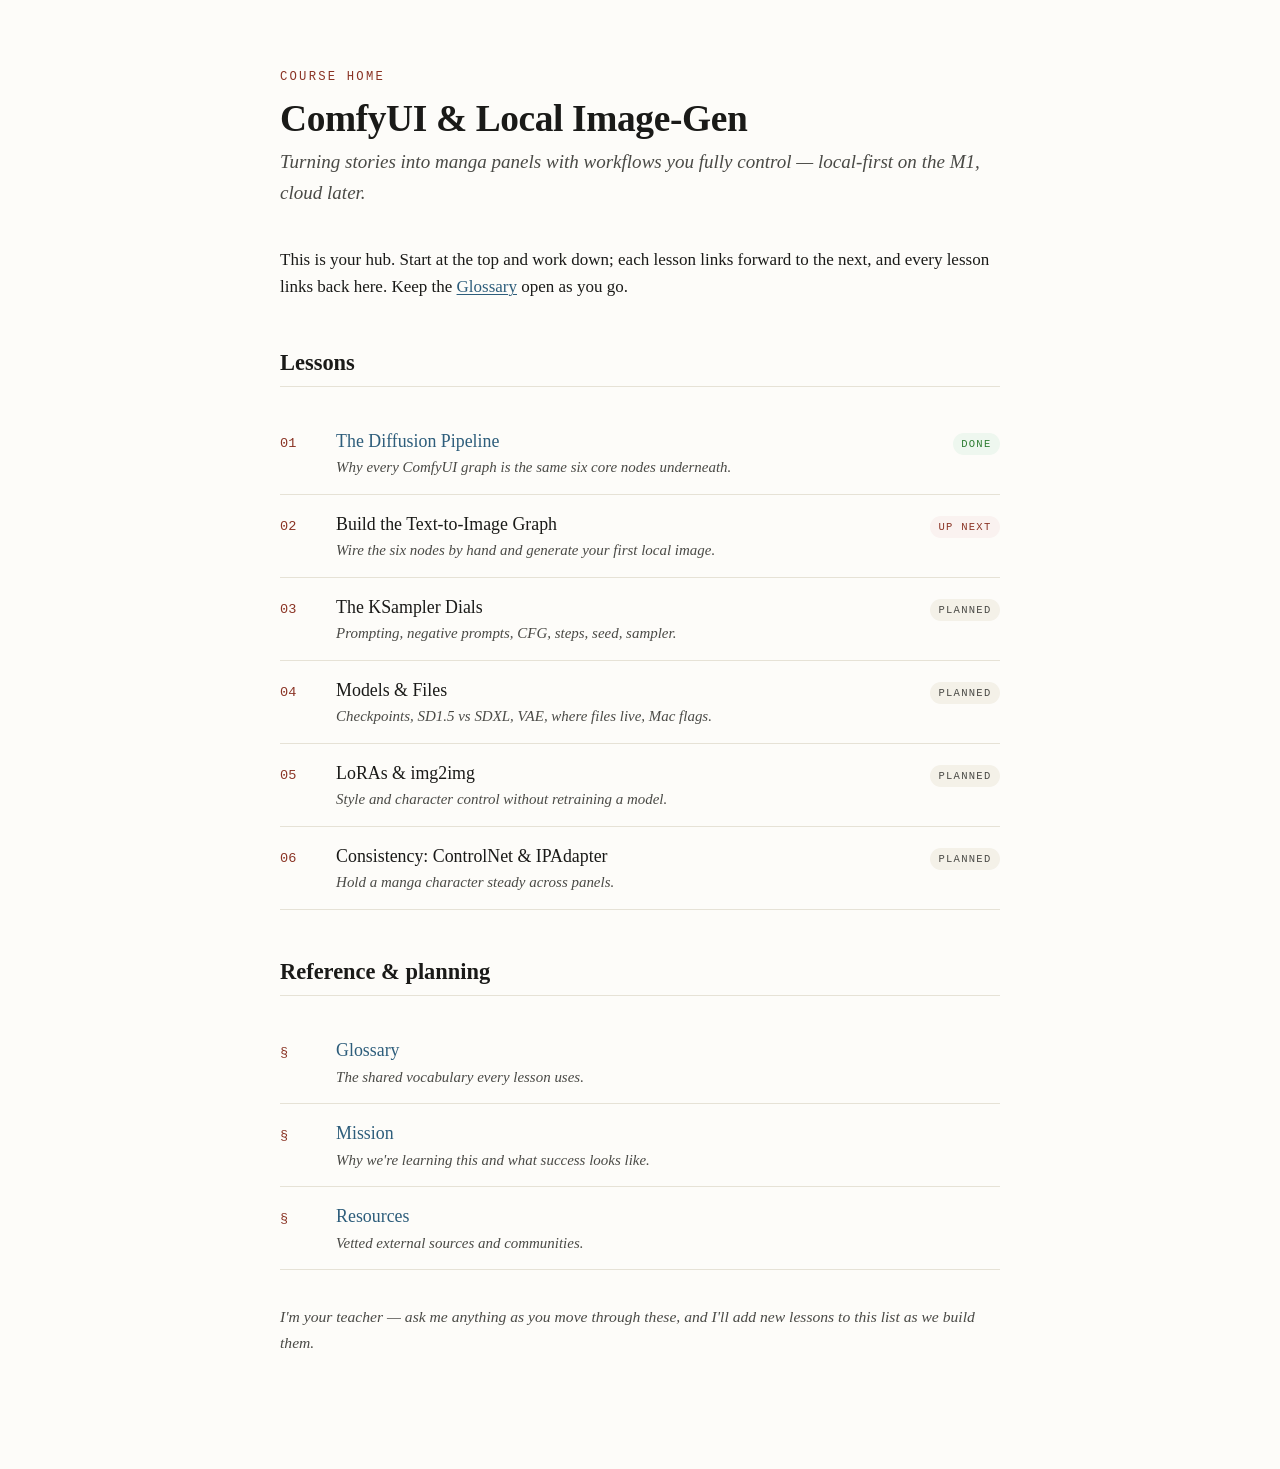
<file: learning_comfyui/index.html>
<!DOCTYPE html>
<html lang="en">
<head>
<meta charset="utf-8">
<meta name="viewport" content="width=device-width, initial-scale=1">
<title>ComfyUI Course · Home</title>
<link rel="stylesheet" href="assets/styles.css">
</head>
<body>

<p class="eyebrow">Course home</p>
<h1>ComfyUI &amp; Local Image-Gen</h1>
<p class="subtitle">Turning stories into manga panels with workflows you fully control — local-first on the M1, cloud later.</p>

<p>This is your hub. Start at the top and work down; each lesson links forward to the next,
and every lesson links back here. Keep the <a href="reference/glossary.html">Glossary</a> open as you go.</p>

<h2>Lessons</h2>
<ul class="lesson-list">
  <li>
    <span class="num">01</span>
    <span class="ttl"><a href="lessons/0001-the-diffusion-pipeline.html">The Diffusion Pipeline</a>
      <span class="blurb">Why every ComfyUI graph is the same six core nodes underneath.</span>
    </span>
    <span class="tag done">Done</span>
  </li>
  <li>
    <span class="num">02</span>
    <span class="ttl">Build the Text-to-Image Graph
      <span class="blurb">Wire the six nodes by hand and generate your first local image.</span>
    </span>
    <span class="tag next">Up next</span>
  </li>
  <li>
    <span class="num">03</span>
    <span class="ttl">The KSampler Dials
      <span class="blurb">Prompting, negative prompts, CFG, steps, seed, sampler.</span>
    </span>
    <span class="tag soon">Planned</span>
  </li>
  <li>
    <span class="num">04</span>
    <span class="ttl">Models &amp; Files
      <span class="blurb">Checkpoints, SD1.5 vs SDXL, VAE, where files live, Mac flags.</span>
    </span>
    <span class="tag soon">Planned</span>
  </li>
  <li>
    <span class="num">05</span>
    <span class="ttl">LoRAs &amp; img2img
      <span class="blurb">Style and character control without retraining a model.</span>
    </span>
    <span class="tag soon">Planned</span>
  </li>
  <li>
    <span class="num">06</span>
    <span class="ttl">Consistency: ControlNet &amp; IPAdapter
      <span class="blurb">Hold a manga character steady across panels.</span>
    </span>
    <span class="tag soon">Planned</span>
  </li>
</ul>

<h2>Reference &amp; planning</h2>
<ul class="lesson-list">
  <li><span class="num">§</span><span class="ttl"><a href="reference/glossary.html">Glossary</a>
    <span class="blurb">The shared vocabulary every lesson uses.</span></span></li>
  <li><span class="num">§</span><span class="ttl"><a href="MISSION.md">Mission</a>
    <span class="blurb">Why we're learning this and what success looks like.</span></span></li>
  <li><span class="num">§</span><span class="ttl"><a href="RESOURCES.md">Resources</a>
    <span class="blurb">Vetted external sources and communities.</span></span></li>
</ul>

<p class="ask">I'm your teacher — ask me anything as you move through these, and I'll add new lessons
to this list as we build them.</p>

</body>
</html>
</file>
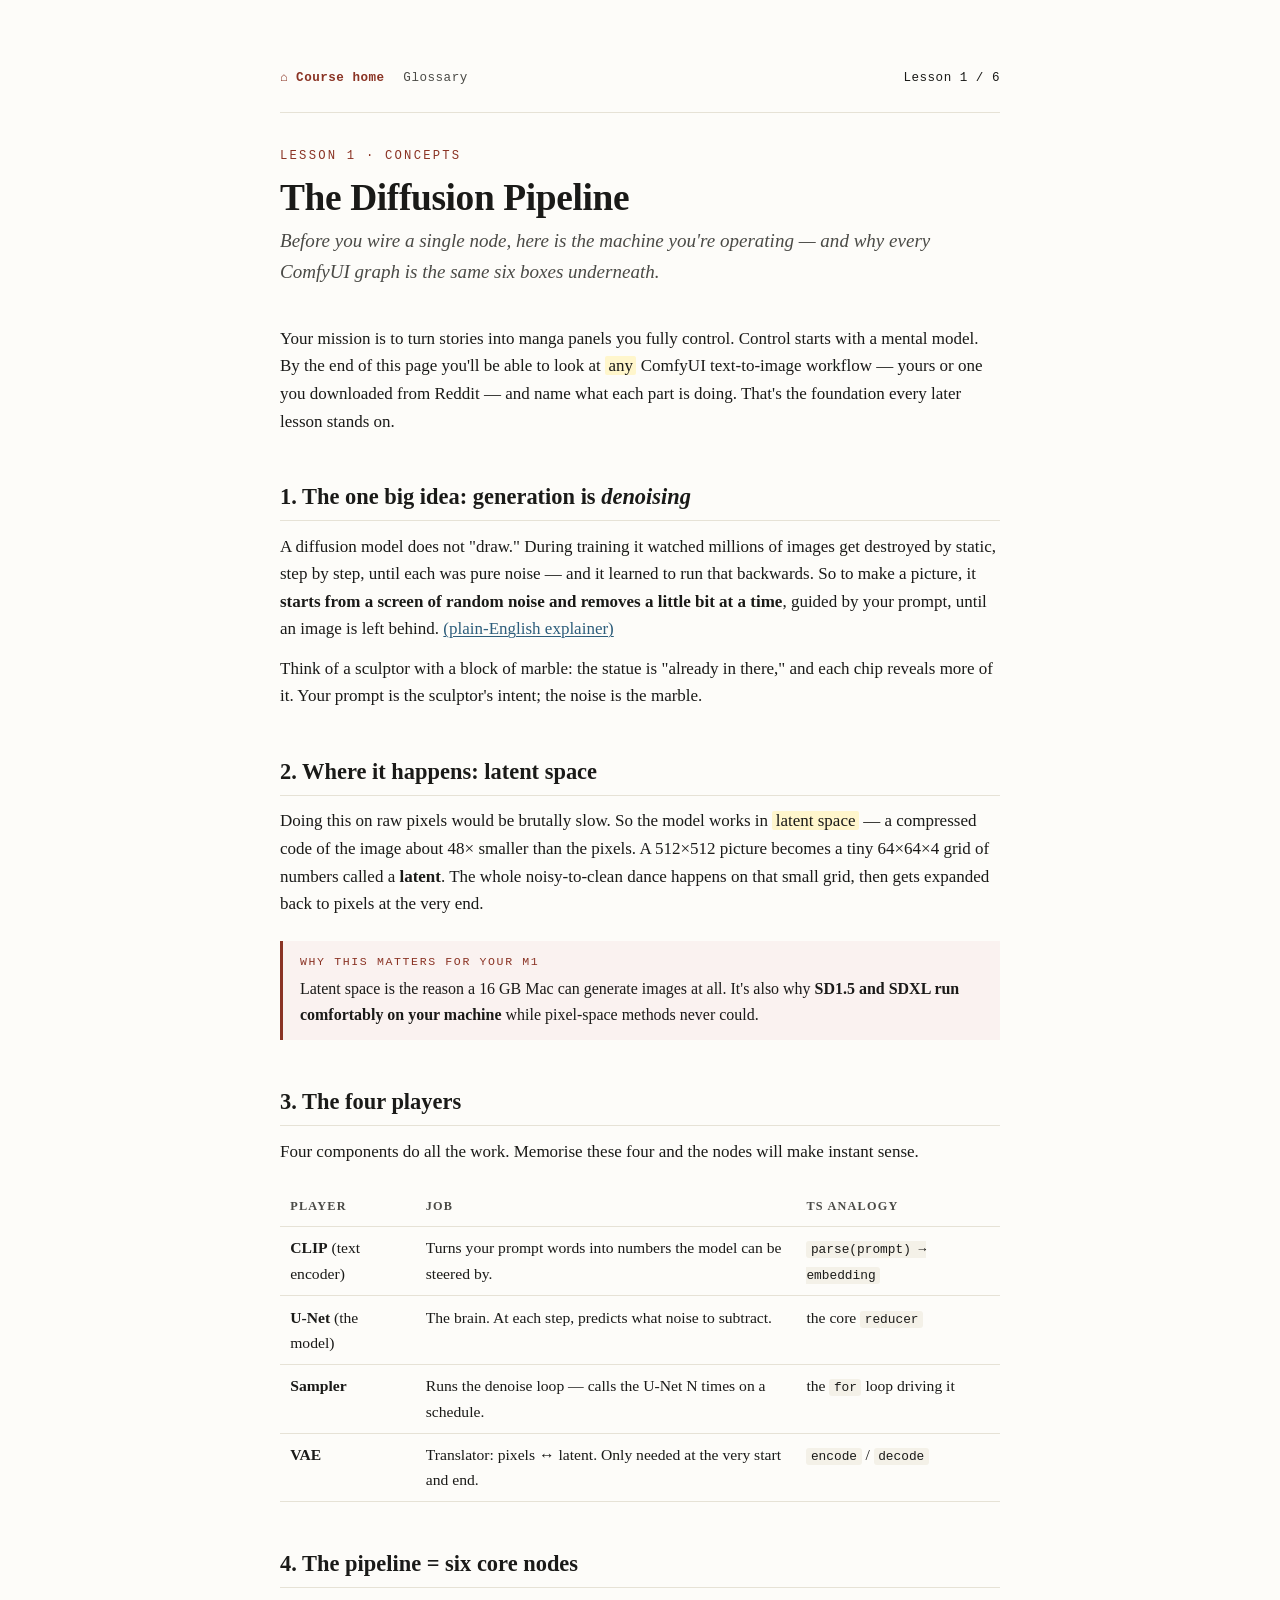
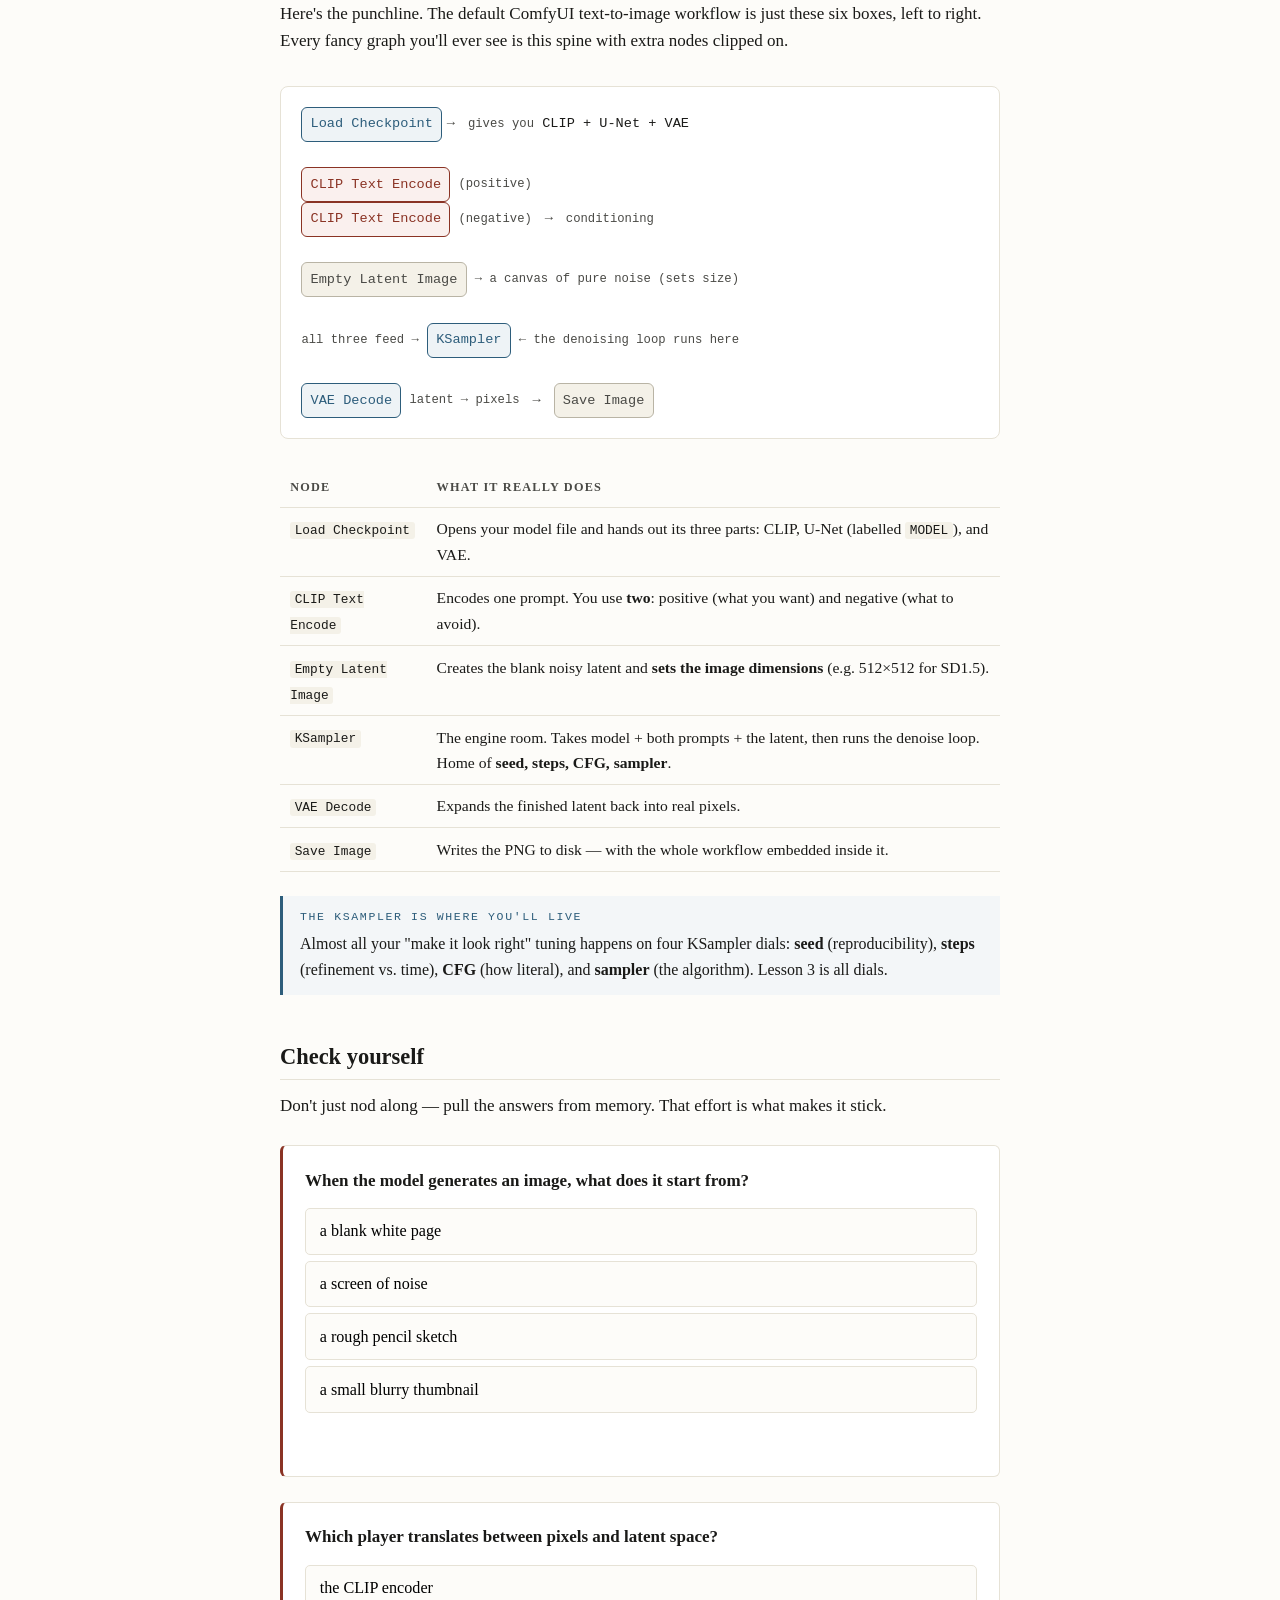
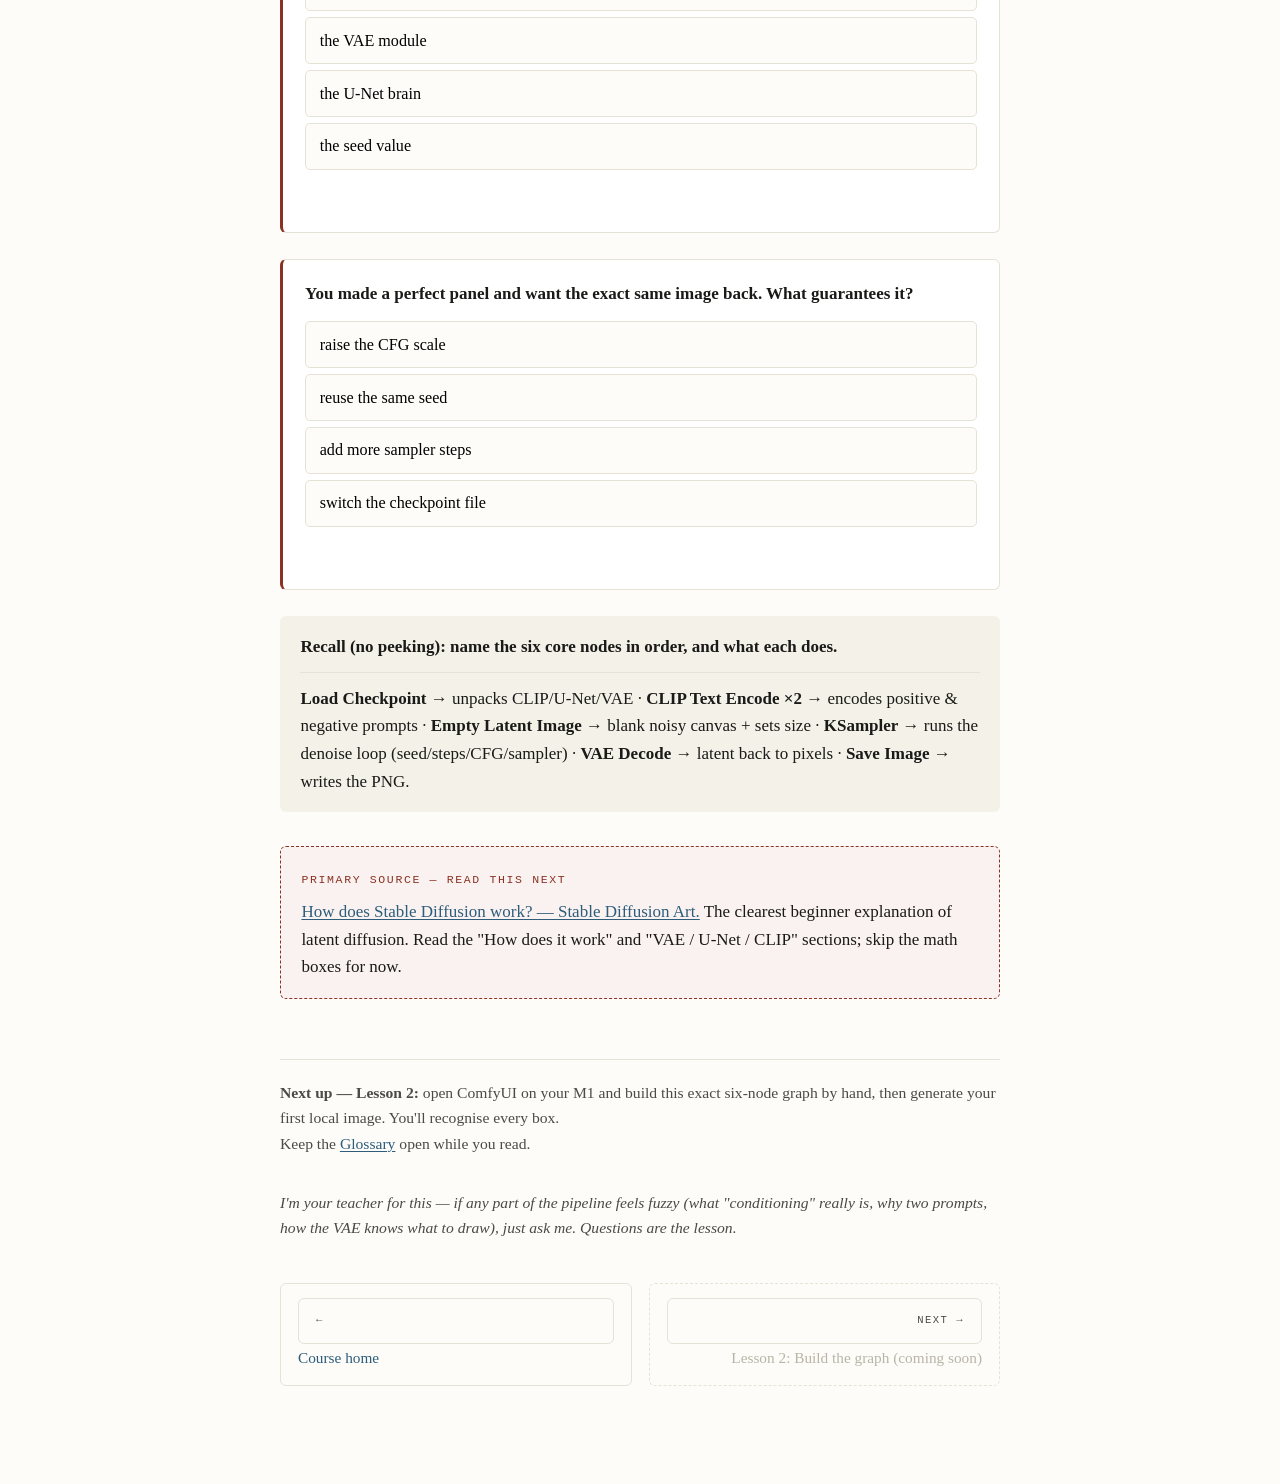
<file: learning_comfyui/lessons/0001-the-diffusion-pipeline.html>
<!DOCTYPE html>
<html lang="en">
<head>
<meta charset="utf-8">
<meta name="viewport" content="width=device-width, initial-scale=1">
<title>Lesson 1 · The Diffusion Pipeline</title>
<link rel="stylesheet" href="../assets/styles.css">
</head>
<body>

<nav class="topnav">
  <a class="home" href="../index.html">⌂ Course home</a>
  <a href="../reference/glossary.html">Glossary</a>
  <span class="spacer"></span>
  <span>Lesson 1 / 6</span>
</nav>

<p class="eyebrow">Lesson 1 · Concepts</p>
<h1>The Diffusion Pipeline</h1>
<p class="subtitle">Before you wire a single node, here is the machine you're operating — and why every ComfyUI graph is the same six boxes underneath.</p>

<p>Your mission is to turn stories into manga panels you fully control. Control starts
with a mental model. By the end of this page you'll be able to look at <em class="key">any</em>
ComfyUI text-to-image workflow — yours or one you downloaded from Reddit — and name what
each part is doing. That's the foundation every later lesson stands on.</p>

<h2>1. The one big idea: generation is <em>denoising</em></h2>
<p>A diffusion model does not "draw." During training it watched millions of images get
destroyed by static, step by step, until each was pure noise — and it learned to run that
backwards. So to make a picture, it <strong>starts from a screen of random noise and removes a
little bit at a time</strong>, guided by your prompt, until an image is left behind.
<a href="https://stable-diffusion-art.com/how-stable-diffusion-work/">(plain-English explainer)</a></p>

<p>Think of a sculptor with a block of marble: the statue is "already in there," and each
chip reveals more of it. Your prompt is the sculptor's intent; the noise is the marble.</p>

<h2>2. Where it happens: latent space</h2>
<p>Doing this on raw pixels would be brutally slow. So the model works in <em class="key">latent
space</em> — a compressed code of the image about 48× smaller than the pixels. A 512×512 picture
becomes a tiny 64×64×4 grid of numbers called a <strong>latent</strong>. The whole noisy-to-clean
dance happens on that small grid, then gets expanded back to pixels at the very end.</p>

<div class="note mac">
  <span class="label">Why this matters for your M1</span>
  Latent space is the reason a 16 GB Mac can generate images at all. It's also why
  <strong>SD1.5 and SDXL run comfortably on your machine</strong> while pixel-space methods never could.
</div>

<h2>3. The four players</h2>
<p>Four components do all the work. Memorise these four and the nodes will make instant sense.</p>
<table>
  <tr><th>Player</th><th>Job</th><th>TS analogy</th></tr>
  <tr><td><strong>CLIP</strong> (text encoder)</td><td>Turns your prompt words into numbers the model can be steered by.</td><td><code>parse(prompt) → embedding</code></td></tr>
  <tr><td><strong>U-Net</strong> (the model)</td><td>The brain. At each step, predicts what noise to subtract.</td><td>the core <code>reducer</code></td></tr>
  <tr><td><strong>Sampler</strong></td><td>Runs the denoise loop — calls the U-Net N times on a schedule.</td><td>the <code>for</code> loop driving it</td></tr>
  <tr><td><strong>VAE</strong></td><td>Translator: pixels ↔ latent. Only needed at the very start and end.</td><td><code>encode</code> / <code>decode</code></td></tr>
</table>

<h2>4. The pipeline = six core nodes</h2>
<p>Here's the punchline. The default ComfyUI text-to-image workflow is just these six boxes,
left to right. Every fancy graph you'll ever see is this spine with extra nodes clipped on.</p>

<div class="pipeline">
  <span class="node">Load Checkpoint</span><span class="arrow">→</span>
  <span class="flowlabel">gives you</span> CLIP + U-Net + VAE<br><br>
  <span class="node warm">CLIP Text Encode</span> <span class="flowlabel">(positive)</span><br>
  <span class="node warm">CLIP Text Encode</span> <span class="flowlabel">(negative)</span>
  <span class="arrow">→</span> <span class="flowlabel">conditioning</span><br><br>
  <span class="node muted">Empty Latent Image</span> <span class="flowlabel">→ a canvas of pure noise (sets size)</span><br><br>
  <span class="flowlabel">all three feed →</span> <span class="node">KSampler</span>
  <span class="flowlabel">← the denoising loop runs here</span><br><br>
  <span class="node">VAE Decode</span> <span class="flowlabel">latent → pixels</span>
  <span class="arrow">→</span> <span class="node muted">Save Image</span>
</div>

<table>
  <tr><th>Node</th><th>What it really does</th></tr>
  <tr><td><code>Load Checkpoint</code></td><td>Opens your model file and hands out its three parts: CLIP, U-Net (labelled <code>MODEL</code>), and VAE.</td></tr>
  <tr><td><code>CLIP Text Encode</code></td><td>Encodes one prompt. You use <strong>two</strong>: positive (what you want) and negative (what to avoid).</td></tr>
  <tr><td><code>Empty Latent Image</code></td><td>Creates the blank noisy latent and <strong>sets the image dimensions</strong> (e.g. 512×512 for SD1.5).</td></tr>
  <tr><td><code>KSampler</code></td><td>The engine room. Takes model + both prompts + the latent, then runs the denoise loop. Home of <strong>seed, steps, CFG, sampler</strong>.</td></tr>
  <tr><td><code>VAE Decode</code></td><td>Expands the finished latent back into real pixels.</td></tr>
  <tr><td><code>Save Image</code></td><td>Writes the PNG to disk — with the whole workflow embedded inside it.</td></tr>
</table>

<div class="note">
  <span class="label">The KSampler is where you'll live</span>
  Almost all your "make it look right" tuning happens on four KSampler dials:
  <strong>seed</strong> (reproducibility), <strong>steps</strong> (refinement vs. time),
  <strong>CFG</strong> (how literal), and <strong>sampler</strong> (the algorithm). Lesson 3 is all dials.
</div>

<h2>Check yourself</h2>
<p>Don't just nod along — pull the answers from memory. That effort is what makes it stick.</p>

<div class="quiz" data-answer="1">
  <p class="q">When the model generates an image, what does it start from?</p>
  <button class="opt">a blank white page</button>
  <button class="opt">a screen of noise</button>
  <button class="opt">a rough pencil sketch</button>
  <button class="opt">a small blurry thumbnail</button>
  <p class="feedback"
     data-correct="Generation is denoising — it starts from random noise and removes it."
     data-wrong="It starts from pure noise and removes a little each step until a picture is left."></p>
</div>

<div class="quiz" data-answer="1">
  <p class="q">Which player translates between pixels and latent space?</p>
  <button class="opt">the CLIP encoder</button>
  <button class="opt">the VAE module</button>
  <button class="opt">the U-Net brain</button>
  <button class="opt">the seed value</button>
  <p class="feedback"
     data-correct="The VAE encodes pixels → latent and decodes latent → pixels."
     data-wrong="That's the VAE — it's the pixel↔latent translator, used at the start and end only."></p>
</div>

<div class="quiz" data-answer="1">
  <p class="q">You made a perfect panel and want the exact same image back. What guarantees it?</p>
  <button class="opt">raise the CFG scale</button>
  <button class="opt">reuse the same seed</button>
  <button class="opt">add more sampler steps</button>
  <button class="opt">switch the checkpoint file</button>
  <p class="feedback"
     data-correct="Same seed + same settings = same image. Seed picks the starting noise."
     data-wrong="The seed picks the starting noise — reuse it (with the same settings) to reproduce an image."></p>
</div>

<div class="recall">
  <summary>Recall (no peeking): name the six core nodes in order, and what each does.</summary>
  <div class="answer">
    <strong>Load Checkpoint</strong> → unpacks CLIP/U-Net/VAE ·
    <strong>CLIP Text Encode ×2</strong> → encodes positive &amp; negative prompts ·
    <strong>Empty Latent Image</strong> → blank noisy canvas + sets size ·
    <strong>KSampler</strong> → runs the denoise loop (seed/steps/CFG/sampler) ·
    <strong>VAE Decode</strong> → latent back to pixels ·
    <strong>Save Image</strong> → writes the PNG.
  </div>
</div>

<div class="primary-source">
  <span class="label">Primary source — read this next</span>
  <p style="margin:.4rem 0 0"><a href="https://stable-diffusion-art.com/how-stable-diffusion-work/">How does Stable Diffusion work? — Stable Diffusion Art.</a>
  The clearest beginner explanation of latent diffusion. Read the "How does it work" and "VAE / U-Net / CLIP" sections; skip the math boxes for now.</p>
</div>

<p class="lesson-footer">
  <strong>Next up — Lesson 2:</strong> open ComfyUI on your M1 and build this exact six-node graph by hand,
  then generate your first local image. You'll recognise every box.<br>
  Keep the <a href="../reference/glossary.html">Glossary</a> open while you read.
</p>

<p class="ask">I'm your teacher for this — if any part of the pipeline feels fuzzy (what "conditioning"
really is, why two prompts, how the VAE knows what to draw), just ask me. Questions are the lesson.</p>

<nav class="pager">
  <a href="../index.html"><span class="dir">←</span> Course home</a>
  <span class="next disabled"><span class="dir">Next →</span> Lesson 2: Build the graph (coming soon)</span>
</nav>

<script src="../assets/quiz.js"></script>
</body>
</html>
</file>
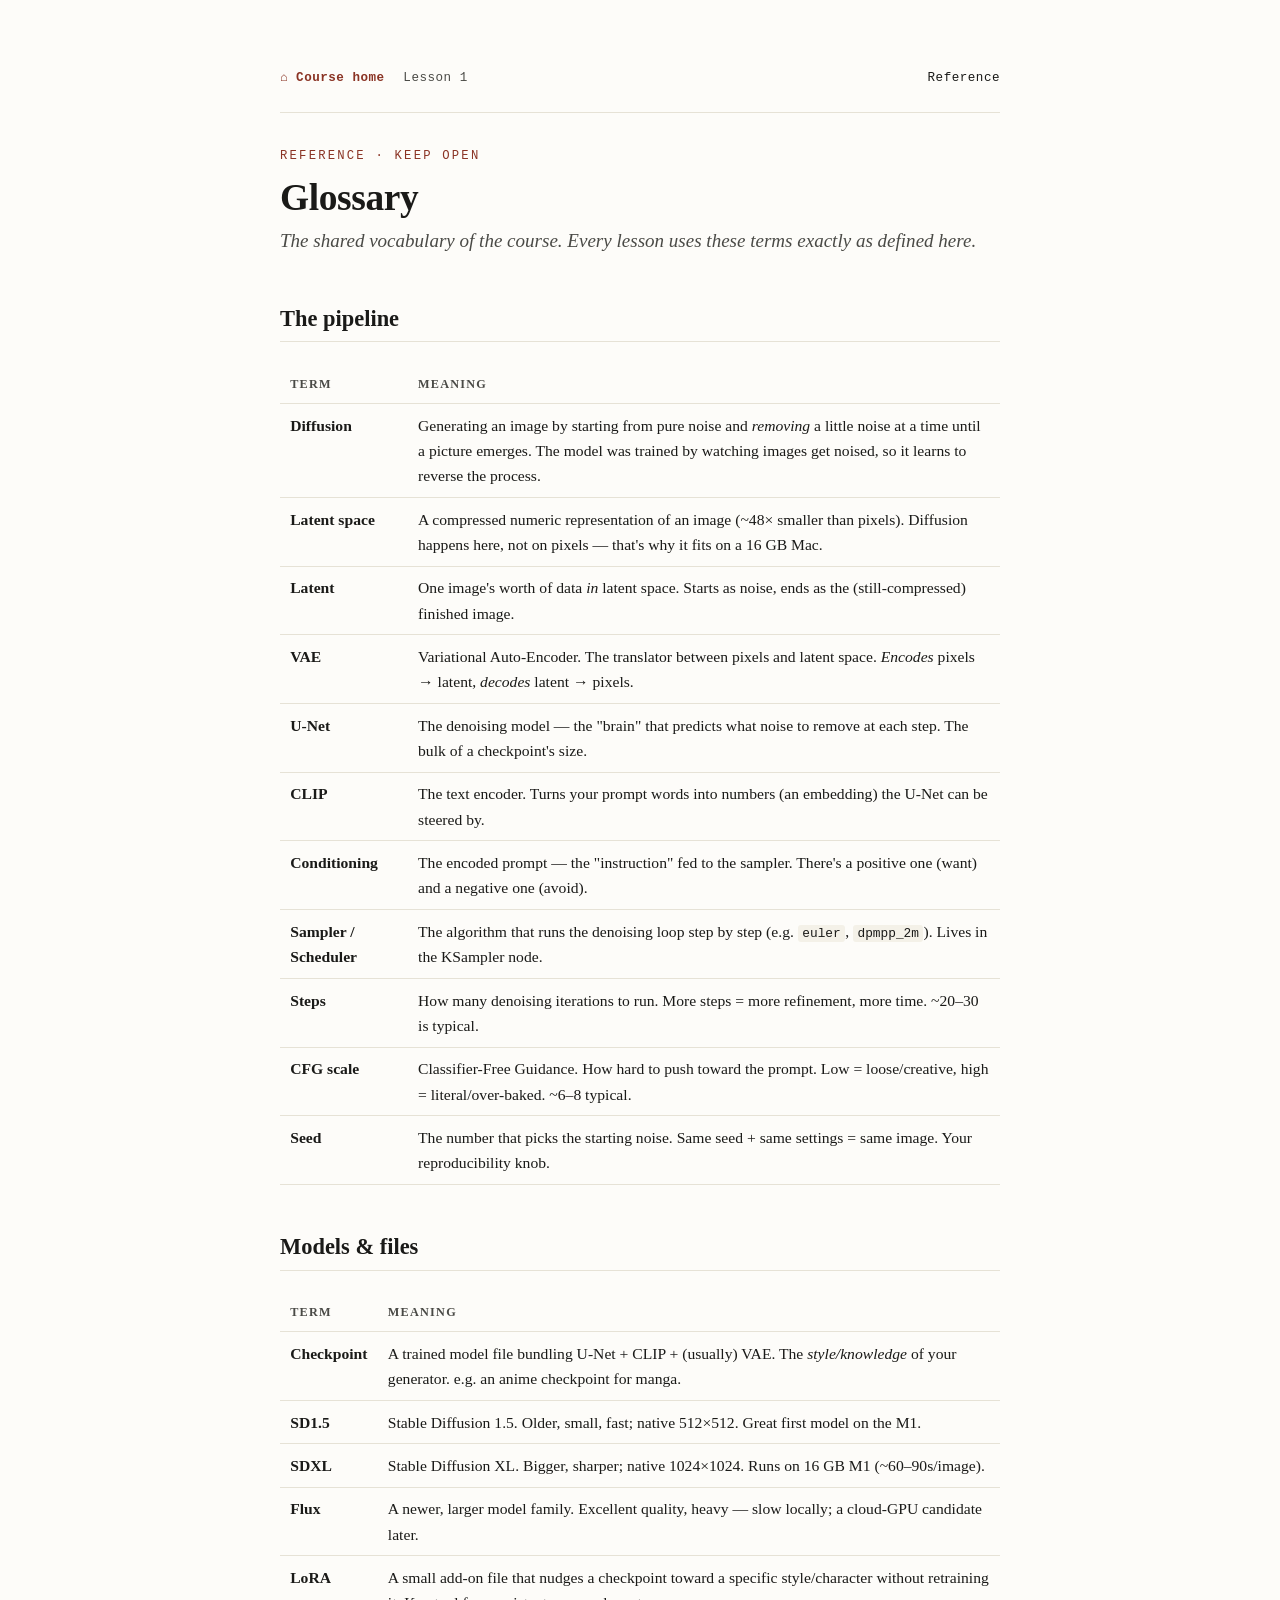
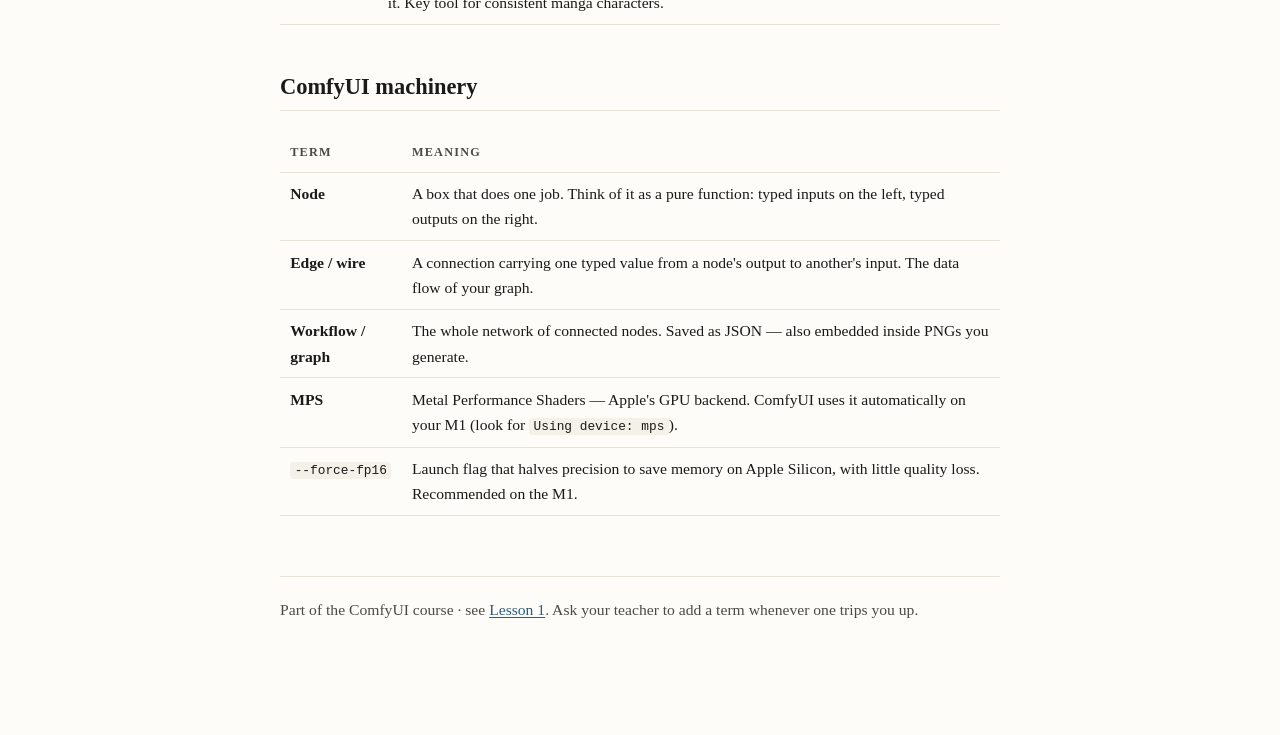
<file: learning_comfyui/reference/glossary.html>
<!DOCTYPE html>
<html lang="en">
<head>
<meta charset="utf-8">
<meta name="viewport" content="width=device-width, initial-scale=1">
<title>Glossary · ComfyUI Course</title>
<link rel="stylesheet" href="../assets/styles.css">
</head>
<body>
<nav class="topnav">
  <a class="home" href="../index.html">⌂ Course home</a>
  <a href="../lessons/0001-the-diffusion-pipeline.html">Lesson 1</a>
  <span class="spacer"></span>
  <span>Reference</span>
</nav>

<p class="eyebrow">Reference · keep open</p>
<h1>Glossary</h1>
<p class="subtitle">The shared vocabulary of the course. Every lesson uses these terms exactly as defined here.</p>

<h2>The pipeline</h2>
<table>
  <tr><th>Term</th><th>Meaning</th></tr>
  <tr><td><strong>Diffusion</strong></td><td>Generating an image by starting from pure noise and <em>removing</em> a little noise at a time until a picture emerges. The model was trained by watching images get noised, so it learns to reverse the process.</td></tr>
  <tr><td><strong>Latent space</strong></td><td>A compressed numeric representation of an image (~48× smaller than pixels). Diffusion happens here, not on pixels — that's why it fits on a 16 GB Mac.</td></tr>
  <tr><td><strong>Latent</strong></td><td>One image's worth of data <em>in</em> latent space. Starts as noise, ends as the (still-compressed) finished image.</td></tr>
  <tr><td><strong>VAE</strong></td><td>Variational Auto-Encoder. The translator between pixels and latent space. <em>Encodes</em> pixels → latent, <em>decodes</em> latent → pixels.</td></tr>
  <tr><td><strong>U-Net</strong></td><td>The denoising model — the "brain" that predicts what noise to remove at each step. The bulk of a checkpoint's size.</td></tr>
  <tr><td><strong>CLIP</strong></td><td>The text encoder. Turns your prompt words into numbers (an embedding) the U-Net can be steered by.</td></tr>
  <tr><td><strong>Conditioning</strong></td><td>The encoded prompt — the "instruction" fed to the sampler. There's a positive one (want) and a negative one (avoid).</td></tr>
  <tr><td><strong>Sampler / Scheduler</strong></td><td>The algorithm that runs the denoising loop step by step (e.g. <code>euler</code>, <code>dpmpp_2m</code>). Lives in the KSampler node.</td></tr>
  <tr><td><strong>Steps</strong></td><td>How many denoising iterations to run. More steps = more refinement, more time. ~20–30 is typical.</td></tr>
  <tr><td><strong>CFG scale</strong></td><td>Classifier-Free Guidance. How hard to push toward the prompt. Low = loose/creative, high = literal/over-baked. ~6–8 typical.</td></tr>
  <tr><td><strong>Seed</strong></td><td>The number that picks the starting noise. Same seed + same settings = same image. Your reproducibility knob.</td></tr>
</table>

<h2>Models &amp; files</h2>
<table>
  <tr><th>Term</th><th>Meaning</th></tr>
  <tr><td><strong>Checkpoint</strong></td><td>A trained model file bundling U-Net + CLIP + (usually) VAE. The <em>style/knowledge</em> of your generator. e.g. an anime checkpoint for manga.</td></tr>
  <tr><td><strong>SD1.5</strong></td><td>Stable Diffusion 1.5. Older, small, fast; native 512×512. Great first model on the M1.</td></tr>
  <tr><td><strong>SDXL</strong></td><td>Stable Diffusion XL. Bigger, sharper; native 1024×1024. Runs on 16 GB M1 (~60–90s/image).</td></tr>
  <tr><td><strong>Flux</strong></td><td>A newer, larger model family. Excellent quality, heavy — slow locally; a cloud-GPU candidate later.</td></tr>
  <tr><td><strong>LoRA</strong></td><td>A small add-on file that nudges a checkpoint toward a specific style/character without retraining it. Key tool for consistent manga characters.</td></tr>
</table>

<h2>ComfyUI machinery</h2>
<table>
  <tr><th>Term</th><th>Meaning</th></tr>
  <tr><td><strong>Node</strong></td><td>A box that does one job. Think of it as a pure function: typed inputs on the left, typed outputs on the right.</td></tr>
  <tr><td><strong>Edge / wire</strong></td><td>A connection carrying one typed value from a node's output to another's input. The data flow of your graph.</td></tr>
  <tr><td><strong>Workflow / graph</strong></td><td>The whole network of connected nodes. Saved as JSON — also embedded inside PNGs you generate.</td></tr>
  <tr><td><strong>MPS</strong></td><td>Metal Performance Shaders — Apple's GPU backend. ComfyUI uses it automatically on your M1 (look for <code>Using device: mps</code>).</td></tr>
  <tr><td><code>--force-fp16</code></td><td>Launch flag that halves precision to save memory on Apple Silicon, with little quality loss. Recommended on the M1.</td></tr>
</table>

<p class="lesson-footer">Part of the ComfyUI course · see <a href="../lessons/0001-the-diffusion-pipeline.html">Lesson 1</a>. Ask your teacher to add a term whenever one trips you up.</p>
</body>
</html>
</file>
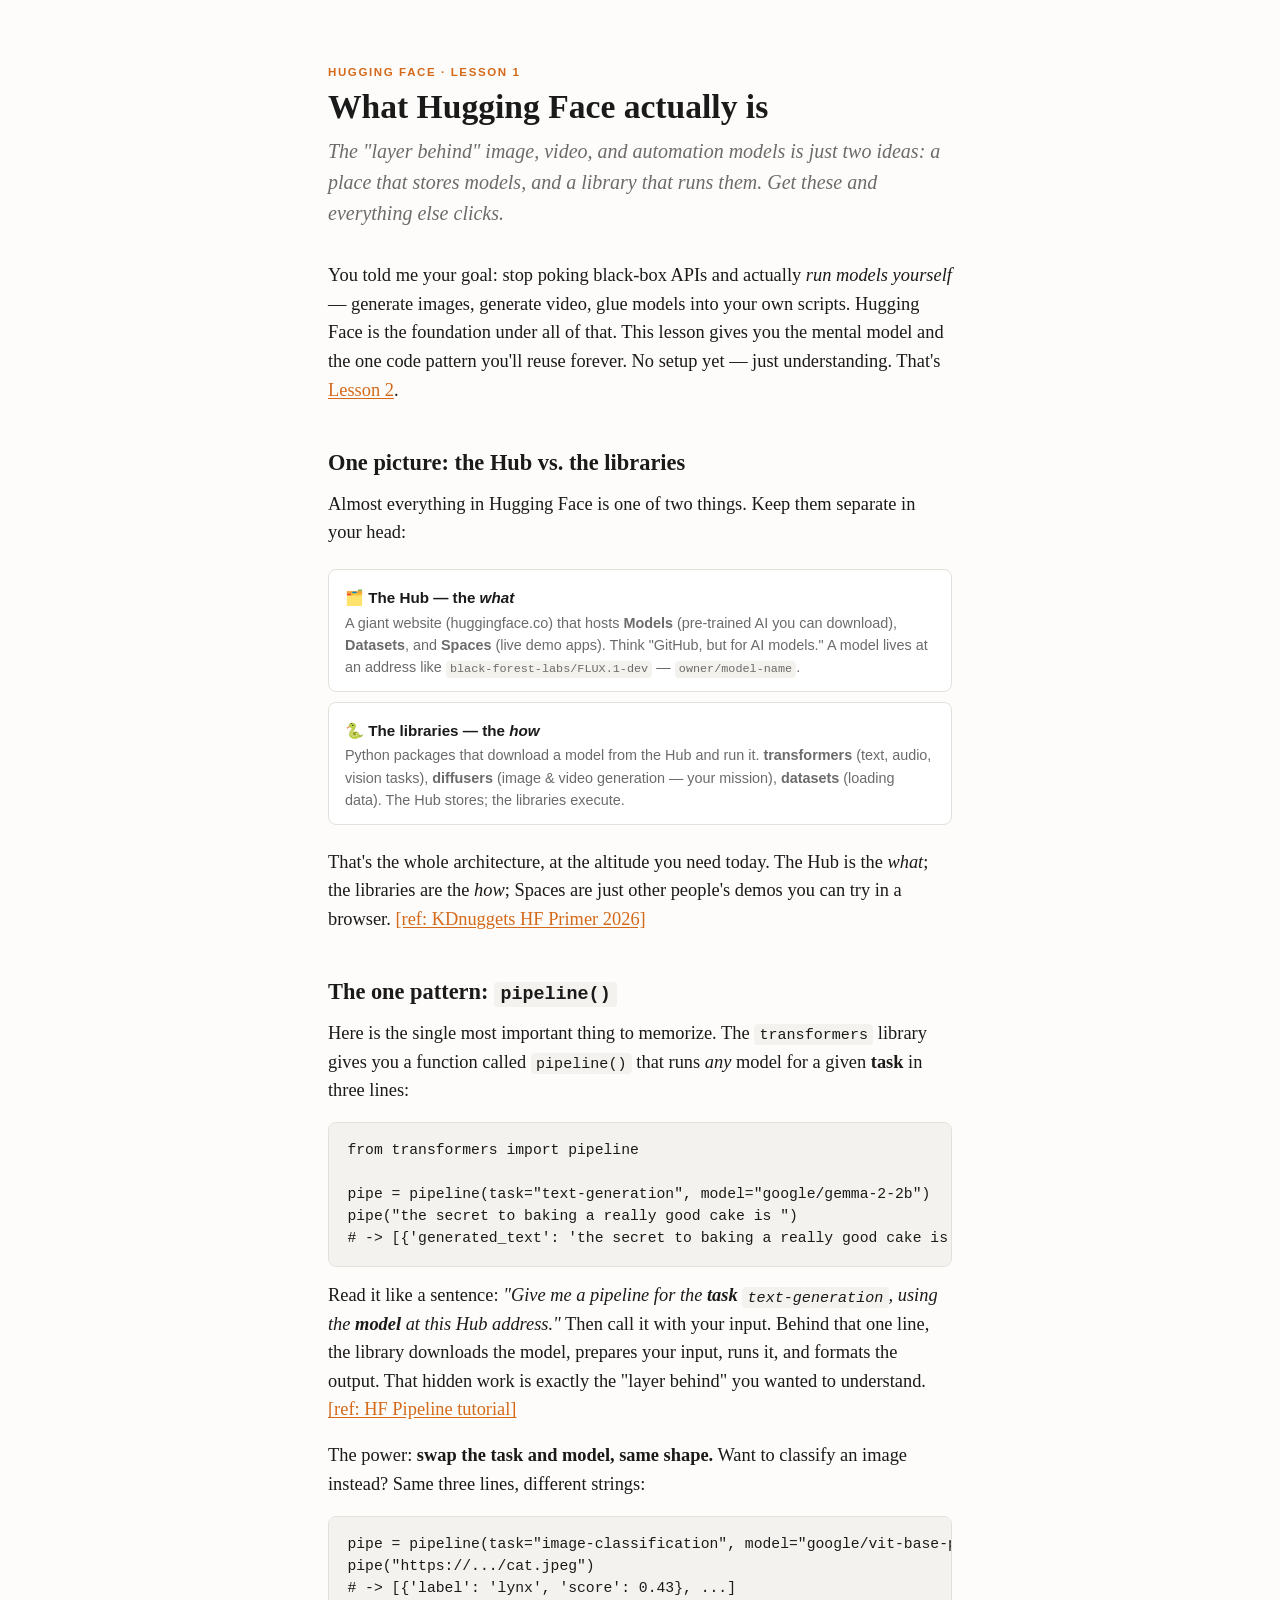
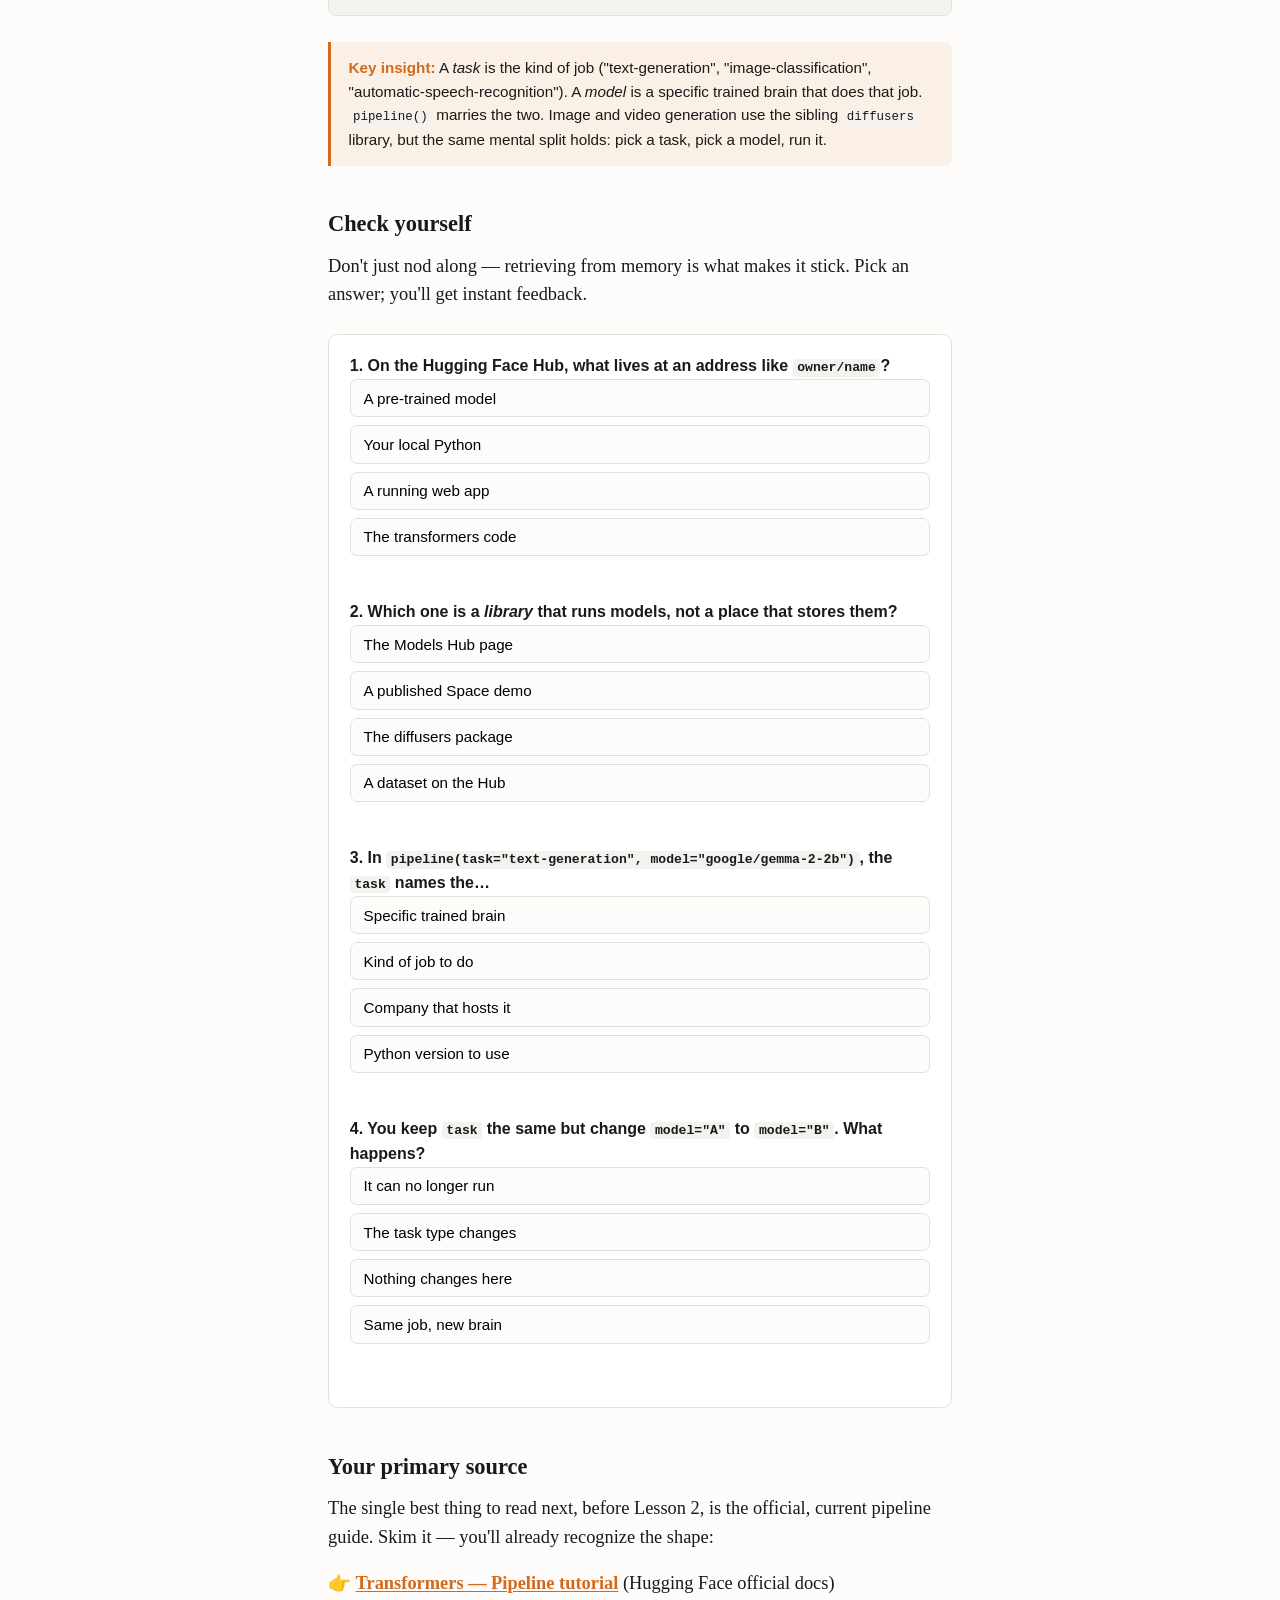
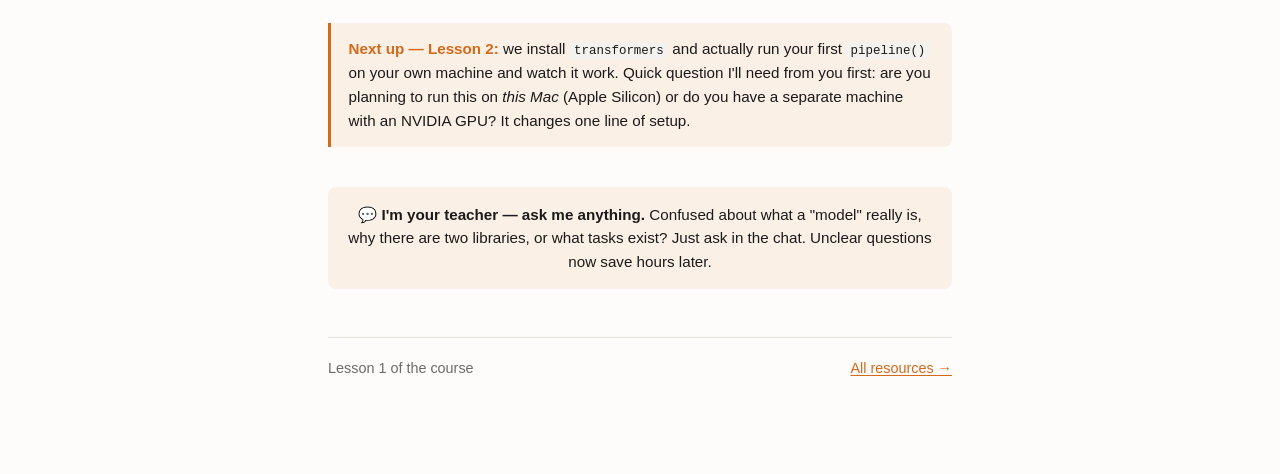
<file: learning_huggingface/lessons/0001-what-is-hugging-face.html>
<!DOCTYPE html>
<html lang="en">
<head>
<meta charset="utf-8">
<meta name="viewport" content="width=device-width, initial-scale=1">
<title>Lesson 1 · What Hugging Face Actually Is</title>
<link rel="stylesheet" href="../assets/course.css">
</head>
<body>

<p class="eyebrow">Hugging Face · Lesson 1</p>
<h1>What Hugging Face actually is</h1>
<p class="lead">The "layer behind" image, video, and automation models is just two ideas: a place that stores models, and a library that runs them. Get these and everything else clicks.</p>

<p>You told me your goal: stop poking black-box APIs and actually <em>run models yourself</em> — generate images, generate video, glue models into your own scripts. Hugging Face is the foundation under all of that. This lesson gives you the mental model and the one code pattern you'll reuse forever. No setup yet — just understanding. That's <a href="0002-run-your-first-model.html">Lesson&nbsp;2</a>.</p>

<h2>One picture: the Hub vs. the libraries</h2>

<p>Almost everything in Hugging Face is one of two things. Keep them separate in your head:</p>

<div class="stack">
  <div class="layer">
    <span class="label">🗂️ The Hub &mdash; the <em>what</em></span>
    <div class="desc">A giant website (huggingface.co) that hosts <strong>Models</strong> (pre-trained AI you can download), <strong>Datasets</strong>, and <strong>Spaces</strong> (live demo apps). Think "GitHub, but for AI models." A model lives at an address like <code>black-forest-labs/FLUX.1-dev</code> &mdash; <code>owner/model-name</code>.</div>
  </div>
  <div class="layer">
    <span class="label">🐍 The libraries &mdash; the <em>how</em></span>
    <div class="desc">Python packages that download a model from the Hub and run it. <strong>transformers</strong> (text, audio, vision tasks), <strong>diffusers</strong> (image &amp; video generation &mdash; your mission), <strong>datasets</strong> (loading data). The Hub stores; the libraries execute.</div>
  </div>
</div>

<p>That's the whole architecture, at the altitude you need today. The Hub is the <em>what</em>; the libraries are the <em>how</em>; Spaces are just other people's demos you can try in a browser. <a href="https://www.kdnuggets.com/the-complete-hugging-face-primer-for-2026" target="_blank">[ref: KDnuggets HF Primer 2026]</a></p>

<h2>The one pattern: <code>pipeline()</code></h2>

<p>Here is the single most important thing to memorize. The <code>transformers</code> library gives you a function called <code>pipeline()</code> that runs <em>any</em> model for a given <strong>task</strong> in three lines:</p>

<pre><code>from transformers import pipeline

pipe = pipeline(task="text-generation", model="google/gemma-2-2b")
pipe("the secret to baking a really good cake is ")
# -> [{'generated_text': 'the secret to baking a really good cake is 1. the right ingredients...'}]</code></pre>

<p>Read it like a sentence: <em>"Give me a pipeline for the <strong>task</strong> <code>text-generation</code>, using the <strong>model</strong> at this Hub address."</em> Then call it with your input. Behind that one line, the library downloads the model, prepares your input, runs it, and formats the output. That hidden work is exactly the "layer behind" you wanted to understand. <a href="https://huggingface.co/docs/transformers/en/pipeline_tutorial" target="_blank">[ref: HF Pipeline tutorial]</a></p>

<p>The power: <strong>swap the task and model, same shape.</strong> Want to classify an image instead? Same three lines, different strings:</p>

<pre><code>pipe = pipeline(task="image-classification", model="google/vit-base-patch16-224")
pipe("https://.../cat.jpeg")
# -> [{'label': 'lynx', 'score': 0.43}, ...]</code></pre>

<div class="callout">
<strong>Key insight:</strong> A <em>task</em> is the kind of job ("text-generation", "image-classification", "automatic-speech-recognition"). A <em>model</em> is a specific trained brain that does that job. <code>pipeline()</code> marries the two. Image and video generation use the sibling <code>diffusers</code> library, but the same mental split holds: pick a task, pick a model, run it.</div>

<h2>Check yourself</h2>
<p>Don't just nod along &mdash; retrieving from memory is what makes it stick. Pick an answer; you'll get instant feedback.</p>

<div class="quiz" id="quiz">

  <div class="q" data-correct="0">
    1. On the Hugging Face Hub, what lives at an address like <code>owner/name</code>?
    <div class="opts">
      <button class="opt">A pre-trained model</button>
      <button class="opt">Your local Python</button>
      <button class="opt">A running web app</button>
      <button class="opt">The transformers code</button>
    </div>
    <div class="fb"></div>
  </div>

  <div class="q" data-correct="2">
    2. Which one is a <em>library</em> that runs models, not a place that stores them?
    <div class="opts">
      <button class="opt">The Models Hub page</button>
      <button class="opt">A published Space demo</button>
      <button class="opt">The diffusers package</button>
      <button class="opt">A dataset on the Hub</button>
    </div>
    <div class="fb"></div>
  </div>

  <div class="q" data-correct="1">
    3. In <code>pipeline(task="text-generation", model="google/gemma-2-2b")</code>, the <code>task</code> names the&hellip;
    <div class="opts">
      <button class="opt">Specific trained brain</button>
      <button class="opt">Kind of job to do</button>
      <button class="opt">Company that hosts it</button>
      <button class="opt">Python version to use</button>
    </div>
    <div class="fb"></div>
  </div>

  <div class="q" data-correct="3">
    4. You keep <code>task</code> the same but change <code>model="A"</code> to <code>model="B"</code>. What happens?
    <div class="opts">
      <button class="opt">It can no longer run</button>
      <button class="opt">The task type changes</button>
      <button class="opt">Nothing changes here</button>
      <button class="opt">Same job, new brain</button>
    </div>
    <div class="fb"></div>
  </div>

</div>

<h2>Your primary source</h2>
<p>The single best thing to read next, before Lesson 2, is the official, current pipeline guide. Skim it &mdash; you'll already recognize the shape:</p>
<p>👉 <a href="https://huggingface.co/docs/transformers/en/pipeline_tutorial" target="_blank"><strong>Transformers — Pipeline tutorial</strong></a> (Hugging Face official docs)</p>

<div class="callout">
<strong>Next up — Lesson 2:</strong> we install <code>transformers</code> and actually run your first <code>pipeline()</code> on your own machine and watch it work. Quick question I'll need from you first: are you planning to run this on <em>this Mac</em> (Apple Silicon) or do you have a separate machine with an NVIDIA GPU? It changes one line of setup.</div>

<div class="ask">
💬 <strong>I'm your teacher — ask me anything.</strong> Confused about what a "model" really is, why there are two libraries, or what tasks exist? Just ask in the chat. Unclear questions now save hours later.
</div>

<div class="footer-nav">
  <span>Lesson 1 of the course</span>
  <span><a href="../RESOURCES.md">All resources →</a></span>
</div>

<script>
document.querySelectorAll('#quiz .q').forEach(function (q) {
  var correct = parseInt(q.getAttribute('data-correct'), 10);
  var fb = q.querySelector('.fb');
  var opts = q.querySelectorAll('.opt');
  opts.forEach(function (btn, i) {
    btn.addEventListener('click', function () {
      opts.forEach(function (b) { b.disabled = true; });
      if (i === correct) {
        btn.classList.add('correct');
        fb.textContent = '✓ Correct.';
      } else {
        btn.classList.add('wrong');
        opts[correct].classList.add('correct');
        fb.textContent = '✗ Not quite — the highlighted one is right.';
      }
      fb.classList.add('show');
    });
  });
});
</script>

</body>
</html>
</file>
<file: learning_comfyui/assets/styles.css>
/* ============================================================
   Shared stylesheet for the ComfyUI learning course.
   Tufte-inspired: quiet typography, generous margins, prints well.
   Linked by every lesson and reference doc.
   ============================================================ */

:root {
  --ink:        #1a1a18;
  --ink-soft:   #4a4a46;
  --paper:      #fdfcf9;
  --rule:       #e6e2d6;
  --accent:     #8a3324;   /* manga-ink red */
  --accent-2:   #2d5d7b;   /* latent blue   */
  --code-bg:    #f4f1e8;
  --highlight:  #fff6cc;
  --maxw:       720px;
}

html { font-size: 17px; }

body {
  margin: 0 auto;
  max-width: var(--maxw);
  padding: 4rem 1.4rem 6rem;
  background: var(--paper);
  color: var(--ink);
  font-family: et-book, Palatino, "Palatino Linotype", Georgia, serif;
  line-height: 1.62;
  -webkit-font-smoothing: antialiased;
  text-rendering: optimizeLegibility;
}

/* ---- Top nav bar (every lesson) ----------------------------- */
.topnav {
  display: flex; align-items: center; gap: 1.1rem;
  font-family: "SF Mono", ui-monospace, Menlo, monospace;
  font-size: .74rem; letter-spacing: .04em;
  padding-bottom: 1.4rem; margin-bottom: 2rem;
  border-bottom: 1px solid var(--rule);
}
.topnav a { color: var(--ink-soft); text-decoration: none; }
.topnav a:hover { color: var(--accent); }
.topnav .home { color: var(--accent); font-weight: 600; }
.topnav .spacer { flex: 1; }

/* ---- Prev / next pager -------------------------------------- */
.pager { display: flex; justify-content: space-between; gap: 1rem; margin-top: 2.5rem; }
.pager a, .pager span {
  flex: 1; padding: .8rem 1rem; border: 1px solid var(--rule); border-radius: 6px;
  text-decoration: none; font-size: .9rem;
}
.pager a:hover { border-color: var(--accent-2); }
.pager .next { text-align: right; }
.pager .disabled { color: #b9b4a5; border-style: dashed; }
.pager .dir {
  display: block; font-family: "SF Mono", ui-monospace, Menlo, monospace;
  font-size: .62rem; letter-spacing: .14em; text-transform: uppercase; color: var(--ink-soft);
  margin-bottom: .15rem;
}

/* ---- Course index page -------------------------------------- */
.lesson-list { list-style: none; padding: 0; margin: 1.5rem 0; }
.lesson-list li {
  display: flex; align-items: baseline; gap: .9rem;
  padding: .85rem 0; border-bottom: 1px solid var(--rule);
}
.lesson-list .num {
  font-family: "SF Mono", ui-monospace, Menlo, monospace;
  font-size: .8rem; color: var(--accent); min-width: 2.4rem;
}
.lesson-list .ttl { font-size: 1.05rem; }
.lesson-list .ttl a { text-decoration: none; }
.lesson-list .blurb { display: block; font-size: .88rem; color: var(--ink-soft); font-style: italic; }
.lesson-list .tag {
  margin-left: auto; font-family: "SF Mono", ui-monospace, Menlo, monospace;
  font-size: .62rem; letter-spacing: .12em; text-transform: uppercase;
  padding: .15rem .5rem; border-radius: 99px; white-space: nowrap;
}
.tag.done    { background: #eef7ef; color: #2e7d32; }
.tag.next    { background: #faf2f0; color: var(--accent); }
.tag.soon    { background: var(--code-bg); color: var(--ink-soft); }

/* ---- Masthead ------------------------------------------------ */
.eyebrow {
  font-family: "SF Mono", ui-monospace, Menlo, monospace;
  font-size: .72rem;
  letter-spacing: .18em;
  text-transform: uppercase;
  color: var(--accent);
  margin: 0 0 .6rem;
}
h1 {
  font-size: 2.2rem;
  line-height: 1.12;
  font-weight: 600;
  margin: 0 0 .4rem;
  letter-spacing: -0.01em;
}
.subtitle {
  font-style: italic;
  color: var(--ink-soft);
  font-size: 1.12rem;
  margin: 0 0 2.2rem;
}
h2 {
  font-size: 1.32rem;
  font-weight: 600;
  margin: 2.6rem 0 .5rem;
  padding-bottom: .25rem;
  border-bottom: 1px solid var(--rule);
}
h3 { font-size: 1.05rem; margin: 1.8rem 0 .3rem; }

p { margin: .7rem 0; }
a { color: var(--accent-2); text-decoration-thickness: .5px; text-underline-offset: 2px; }
a:hover { color: var(--accent); }

strong { font-weight: 600; }
em.key { font-style: normal; background: var(--highlight); padding: 0 .2em; border-radius: 2px; }

code, .mono {
  font-family: "SF Mono", ui-monospace, Menlo, monospace;
  font-size: .86em;
  background: var(--code-bg);
  padding: .08em .35em;
  border-radius: 3px;
}

/* ---- Margin / aside notes ----------------------------------- */
.note {
  border-left: 3px solid var(--accent-2);
  background: #f3f6f8;
  padding: .7rem 1rem;
  margin: 1.4rem 0;
  font-size: .94rem;
}
.note .label {
  font-family: "SF Mono", ui-monospace, Menlo, monospace;
  font-size: .68rem; letter-spacing: .14em; text-transform: uppercase;
  color: var(--accent-2); display: block; margin-bottom: .25rem;
}
.note.mac { border-left-color: var(--accent); background: #faf2f0; }
.note.mac .label { color: var(--accent); }

/* ---- The pipeline diagram (flow of nodes) ------------------- */
.pipeline {
  margin: 1.8rem 0;
  padding: 1.2rem;
  border: 1px solid var(--rule);
  border-radius: 8px;
  background: #fff;
  font-family: "SF Mono", ui-monospace, Menlo, monospace;
  font-size: .8rem;
  line-height: 1.9;
  overflow-x: auto;
}
.node {
  display: inline-block;
  border: 1.5px solid var(--accent-2);
  border-radius: 6px;
  padding: .25em .6em;
  background: #eef3f6;
  color: var(--accent-2);
  white-space: nowrap;
}
.node.warm  { border-color: var(--accent); background: #faf0ee; color: var(--accent); }
.node.muted { border-color: #b9b4a5; background: #f4f1e8; color: var(--ink-soft); }
.arrow { color: var(--ink-soft); padding: 0 .35em; }
.flowlabel { color: var(--ink-soft); font-style: normal; font-size: .72rem; }

/* ---- Concept table ------------------------------------------ */
table { border-collapse: collapse; width: 100%; margin: 1.4rem 0; font-size: .92rem; }
th, td { text-align: left; padding: .5rem .6rem; border-bottom: 1px solid var(--rule); vertical-align: top; }
th { font-size: .72rem; text-transform: uppercase; letter-spacing: .1em; color: var(--ink-soft); }
td code { font-size: .82em; }

/* ---- Quiz widget (works with assets/quiz.js) ---------------- */
.quiz {
  margin: 1.5rem 0;
  padding: 1.2rem 1.3rem;
  border: 1px solid var(--rule);
  border-left: 3px solid var(--accent);
  border-radius: 6px;
  background: #fff;
}
.quiz .q { font-weight: 600; margin: 0 0 .8rem; }
.quiz .opt {
  display: block; width: 100%; text-align: left;
  font: inherit; font-size: .95rem;
  margin: .35rem 0; padding: .55rem .8rem;
  border: 1px solid var(--rule); border-radius: 5px;
  background: var(--paper); cursor: pointer; transition: background .12s, border-color .12s;
}
.quiz .opt:hover { border-color: var(--accent-2); }
.quiz .opt.correct  { border-color: #2e7d32; background: #eef7ef; }
.quiz .opt.wrong    { border-color: #c0392b; background: #fbeeec; }
.quiz .feedback { margin-top: .7rem; font-size: .9rem; min-height: 1.2em; }

/* ---- Recall prompt (free retrieval) ------------------------- */
.recall {
  margin: 1.5rem 0; padding: 1rem 1.2rem;
  background: var(--code-bg); border-radius: 6px;
}
.recall summary { cursor: pointer; font-weight: 600; }
.recall .answer { margin-top: .7rem; padding-top: .7rem; border-top: 1px solid var(--rule); }

/* ---- Footer / nav ------------------------------------------- */
.lesson-footer {
  margin-top: 3.5rem; padding-top: 1.2rem;
  border-top: 1px solid var(--rule);
  font-size: .92rem; color: var(--ink-soft);
}
.primary-source {
  margin: 2rem 0; padding: 1rem 1.2rem;
  border: 1px dashed var(--accent); border-radius: 6px; background: #faf2f0;
}
.primary-source .label {
  font-family: "SF Mono", ui-monospace, Menlo, monospace;
  font-size: .68rem; letter-spacing: .14em; text-transform: uppercase; color: var(--accent);
}
.ask {
  margin-top: 2rem; font-size: .92rem; font-style: italic; color: var(--ink-soft);
}

/* ---- Print -------------------------------------------------- */
@media print {
  body { padding: 1rem; max-width: none; }
  .quiz .opt { cursor: default; }
  a { color: var(--ink); }
  .note, .pipeline, .quiz, .primary-source { break-inside: avoid; }
}
</file>
<file: learning_huggingface/assets/course.css>
/* course.css — shared stylesheet for the Hugging Face teaching workspace.
   Every lesson links this so the course reads as one consistent whole.
   Tufte-inspired: generous margins, readable measure, restrained color. */

:root {
  --ink: #1a1a1a;
  --muted: #6b6b6b;
  --rule: #e2e0db;
  --bg: #fdfcfa;
  --accent: #d4691a;        /* Hugging Face-ish warm amber */
  --accent-soft: #fbf0e6;
  --good: #2e7d32;
  --bad: #c0392b;
  --code-bg: #f4f2ee;
  --serif: "Iowan Old Style", "Palatino Linotype", Palatino, "Georgia", serif;
  --sans: -apple-system, BlinkMacSystemFont, "Segoe UI", Helvetica, Arial, sans-serif;
  --mono: "SF Mono", "JetBrains Mono", "Fira Code", Menlo, Consolas, monospace;
}

* { box-sizing: border-box; }

body {
  font-family: var(--serif);
  color: var(--ink);
  background: var(--bg);
  line-height: 1.55;
  max-width: 42rem;
  margin: 0 auto;
  padding: 4rem 1.5rem 6rem;
  font-size: 1.15rem;
  -webkit-font-smoothing: antialiased;
}

.eyebrow {
  font-family: var(--sans);
  font-size: 0.72rem;
  letter-spacing: 0.14em;
  text-transform: uppercase;
  color: var(--accent);
  font-weight: 600;
  margin: 0 0 0.4rem;
}

h1 {
  font-size: 2.1rem;
  line-height: 1.15;
  margin: 0 0 0.6rem;
  font-weight: 600;
}

h2 {
  font-size: 1.4rem;
  margin: 2.6rem 0 0.6rem;
  font-weight: 600;
}

h3 { font-size: 1.12rem; margin: 1.6rem 0 0.4rem; font-family: var(--sans); }

.lead {
  font-size: 1.25rem;
  color: var(--muted);
  font-style: italic;
  margin: 0 0 2rem;
}

p { margin: 0 0 1.1rem; }

a { color: var(--accent); text-underline-offset: 2px; }

hr { border: none; border-top: 1px solid var(--rule); margin: 2.5rem 0; }

/* Inline + block code */
code {
  font-family: var(--mono);
  font-size: 0.82em;
  background: var(--code-bg);
  padding: 0.1em 0.35em;
  border-radius: 4px;
}

pre {
  font-family: var(--mono);
  background: var(--code-bg);
  border: 1px solid var(--rule);
  border-radius: 8px;
  padding: 1rem 1.15rem;
  overflow-x: auto;
  font-size: 0.92rem;
  line-height: 1.5;
}
pre code { background: none; padding: 0; font-size: 0.92rem; }

/* Callouts */
.callout {
  font-family: var(--sans);
  font-size: 0.95rem;
  background: var(--accent-soft);
  border-left: 3px solid var(--accent);
  border-radius: 0 8px 8px 0;
  padding: 0.9rem 1.1rem;
  margin: 1.6rem 0;
}
.callout strong { color: var(--accent); }

/* The mental-model diagram boxes */
.stack { display: flex; flex-direction: column; gap: 0.6rem; margin: 1.4rem 0; }
.layer {
  font-family: var(--sans);
  border: 1px solid var(--rule);
  border-radius: 8px;
  padding: 0.8rem 1rem;
  background: #fff;
}
.layer .label { font-weight: 700; font-size: 0.95rem; }
.layer .desc { color: var(--muted); font-size: 0.9rem; }

/* Quiz widget */
.quiz {
  font-family: var(--sans);
  border: 1px solid var(--rule);
  border-radius: 10px;
  padding: 1.2rem 1.3rem;
  margin: 1.6rem 0;
  background: #fff;
}
.quiz .q { font-weight: 600; margin: 0 0 0.9rem; font-size: 1rem; }
.quiz .opts { display: flex; flex-direction: column; gap: 0.5rem; }
.quiz button.opt {
  font-family: var(--sans);
  text-align: left;
  font-size: 0.95rem;
  padding: 0.6rem 0.8rem;
  border: 1px solid var(--rule);
  border-radius: 7px;
  background: var(--bg);
  cursor: pointer;
  transition: background 0.12s, border-color 0.12s;
}
.quiz button.opt:hover { border-color: var(--accent); }
.quiz button.opt.correct { background: #e8f5e9; border-color: var(--good); color: var(--good); }
.quiz button.opt.wrong { background: #fdecea; border-color: var(--bad); color: var(--bad); }
.quiz .fb {
  margin-top: 0.8rem;
  font-size: 0.9rem;
  color: var(--muted);
  min-height: 1.2em;
}
.quiz .fb.show { color: var(--ink); }

/* Footer nav + reminders */
.footer-nav {
  font-family: var(--sans);
  font-size: 0.9rem;
  display: flex;
  justify-content: space-between;
  gap: 1rem;
  margin-top: 3rem;
  padding-top: 1.2rem;
  border-top: 1px solid var(--rule);
  color: var(--muted);
}

.ask {
  font-family: var(--sans);
  font-size: 0.95rem;
  text-align: center;
  background: var(--accent-soft);
  border-radius: 8px;
  padding: 1rem;
  margin: 2.5rem 0 0;
}

@media print {
  body { background: #fff; font-size: 11pt; max-width: 100%; }
  .quiz button.opt { border: 1px solid #ccc; }
  .ask, .footer-nav { page-break-inside: avoid; }
}
</file>
